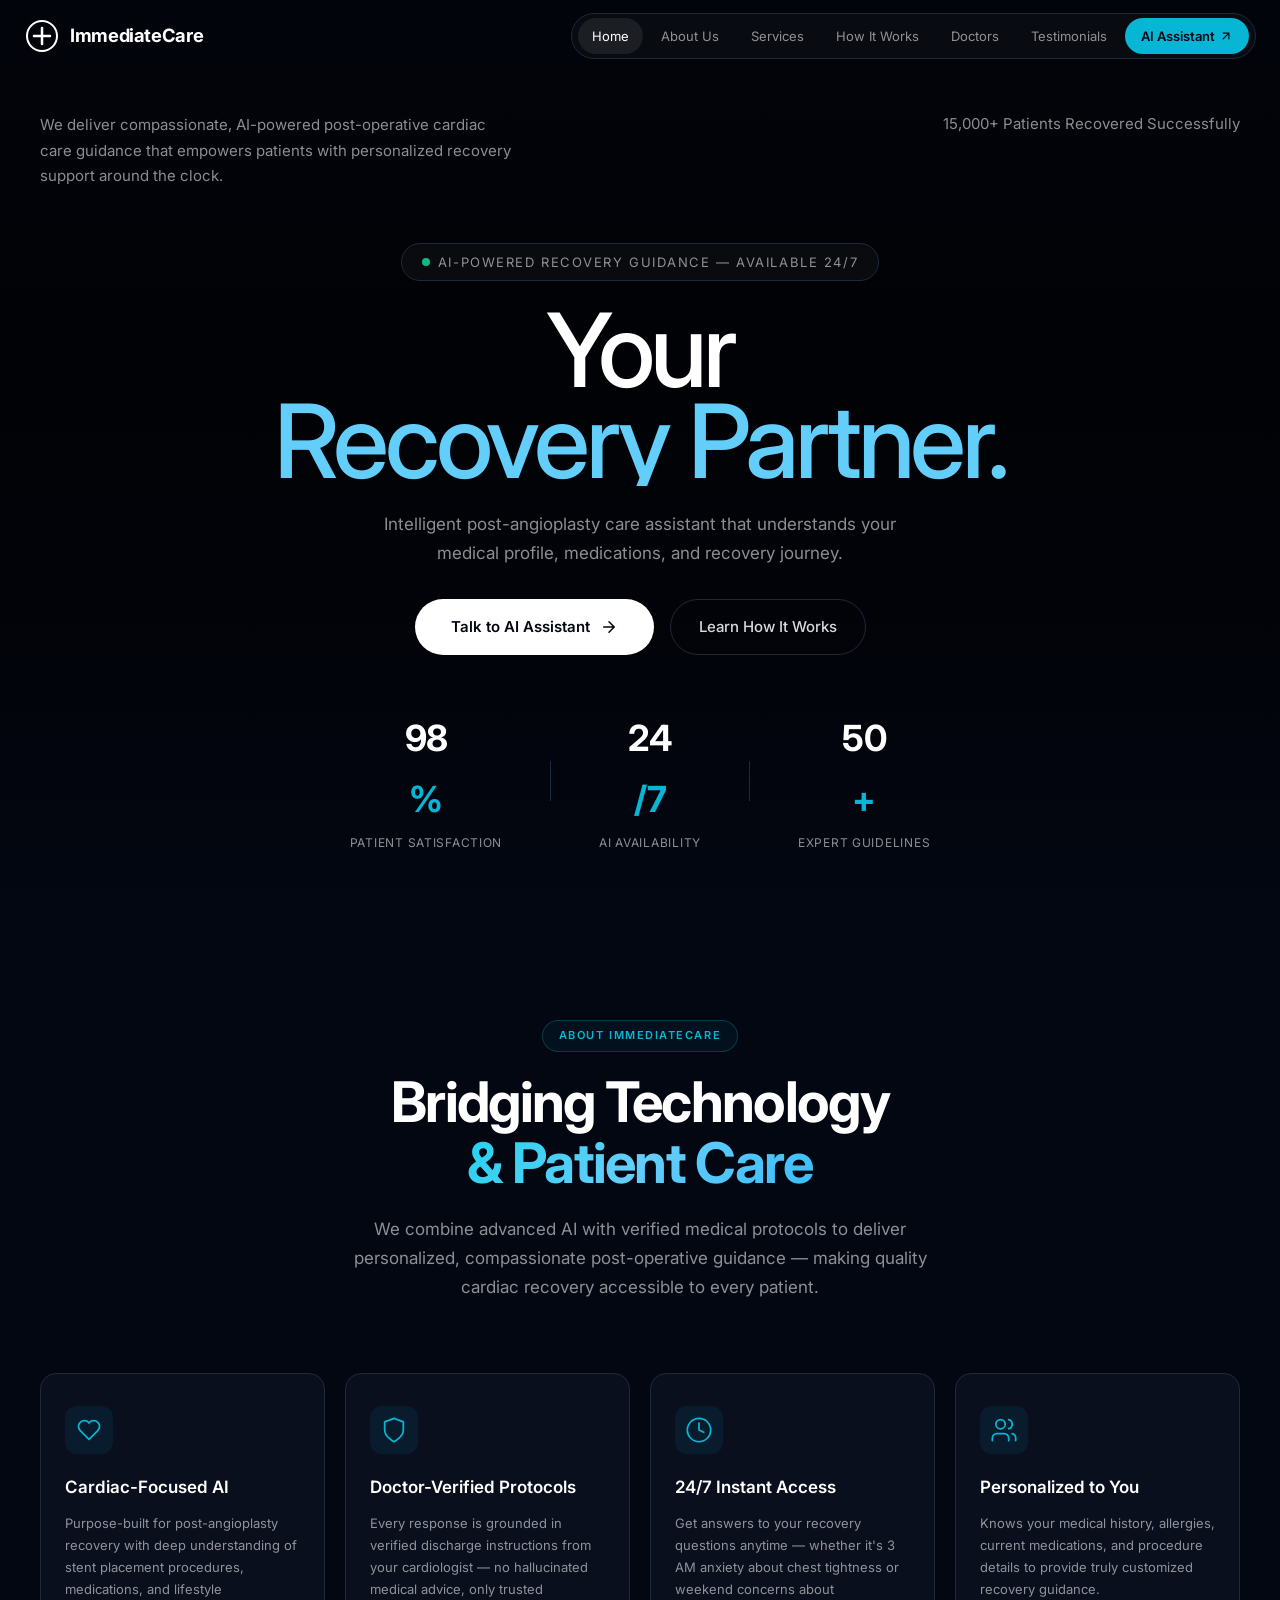
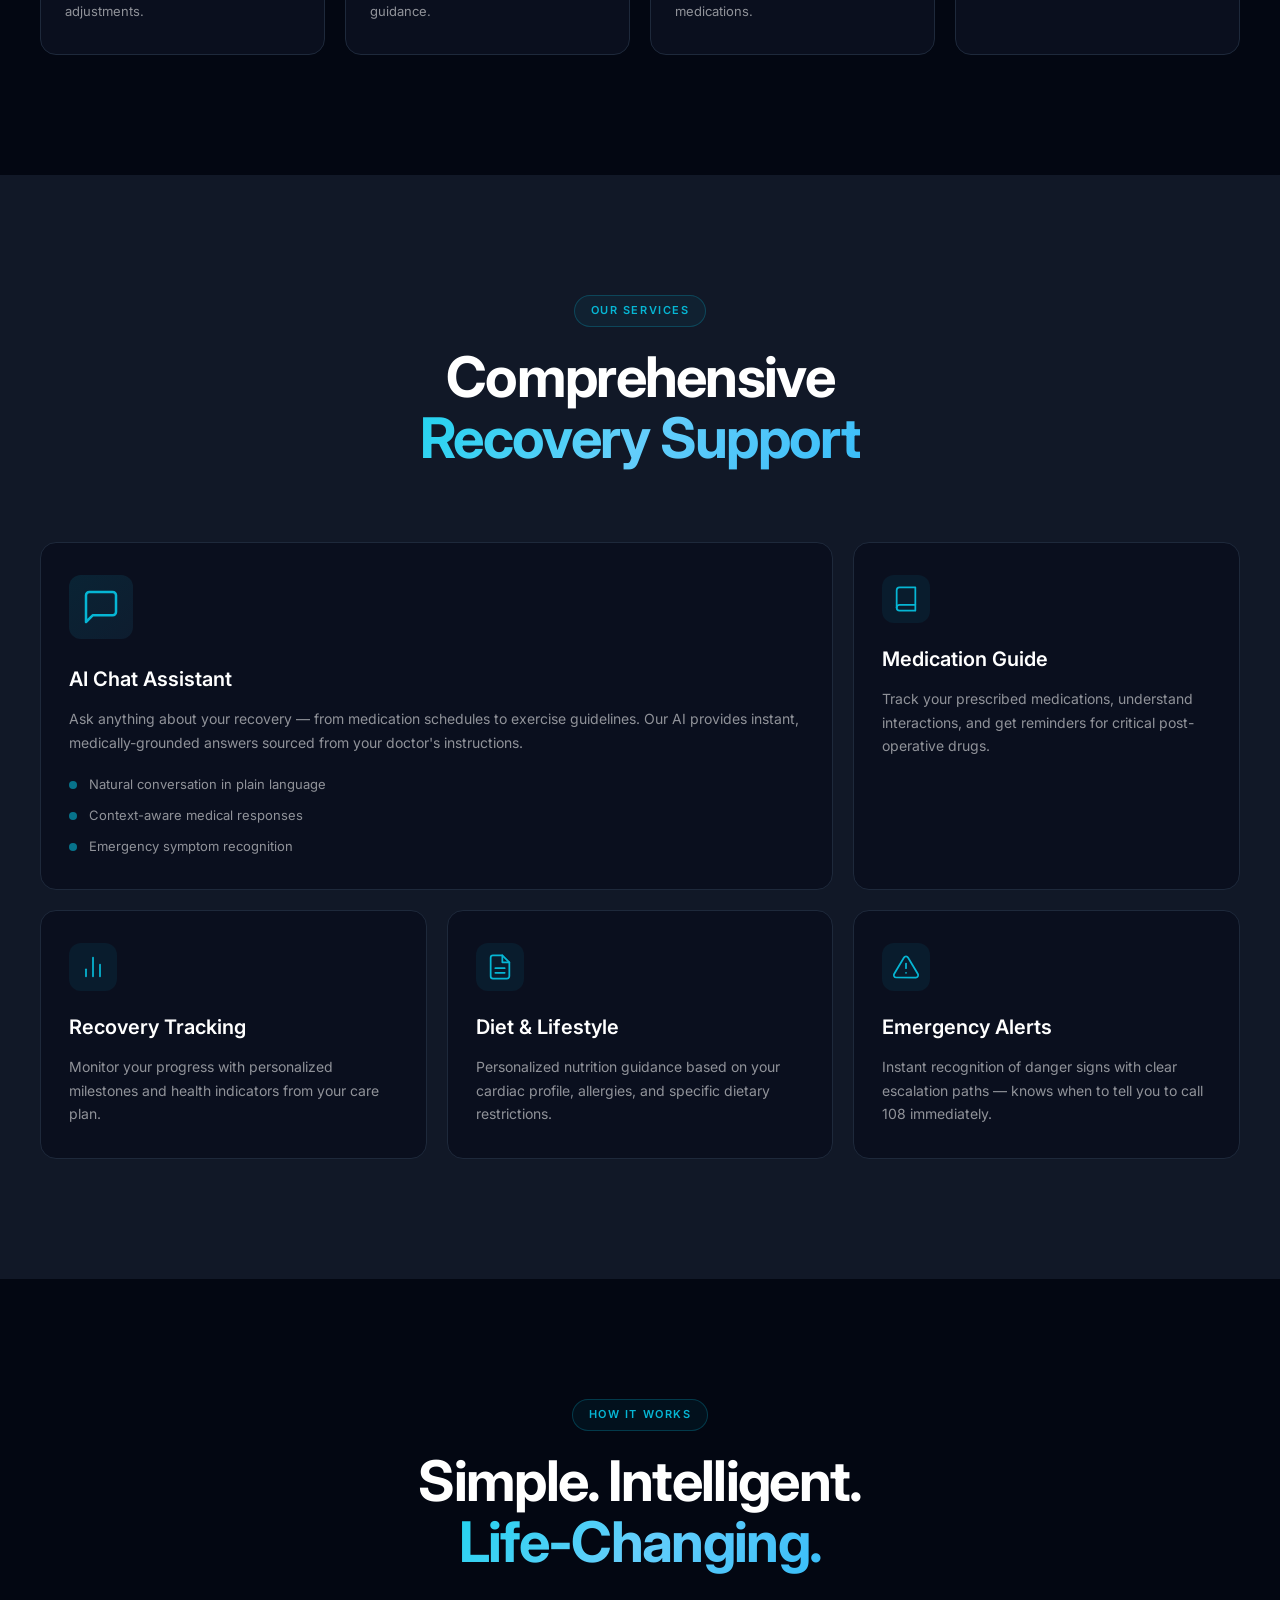
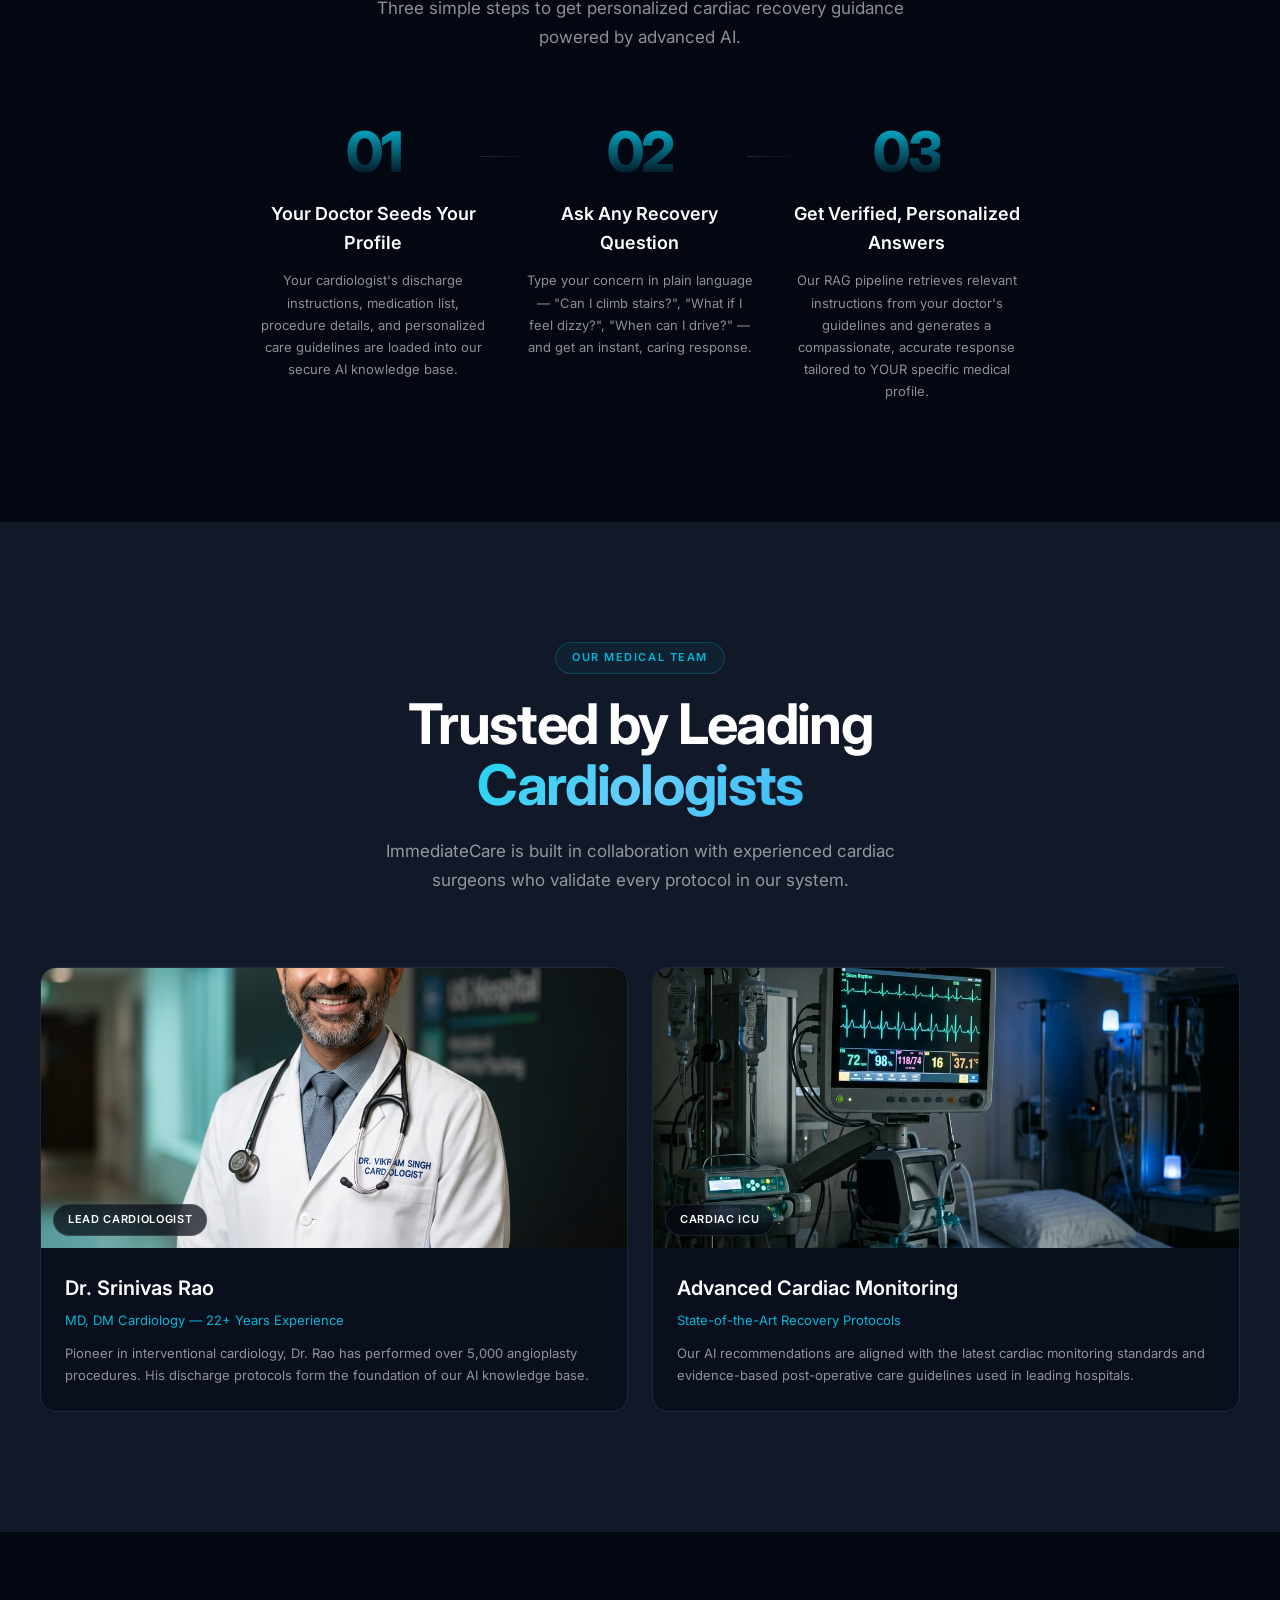
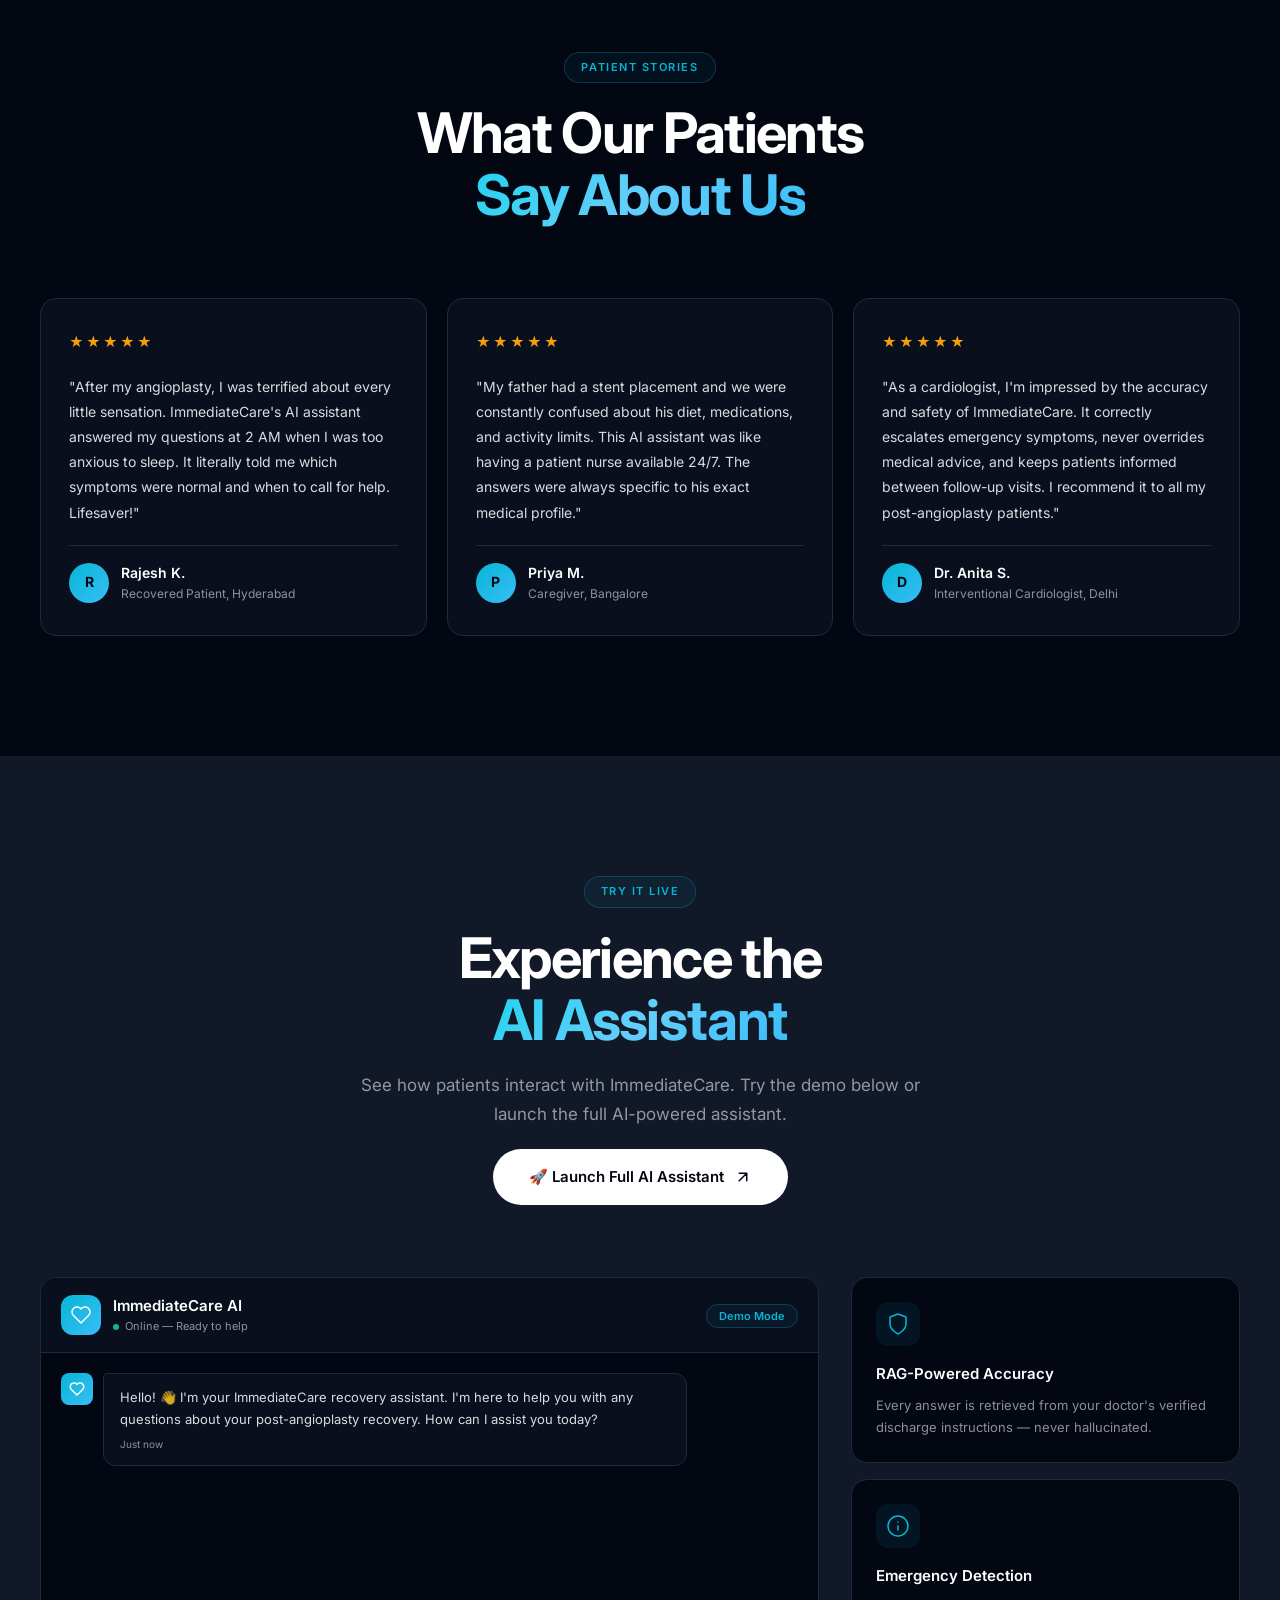
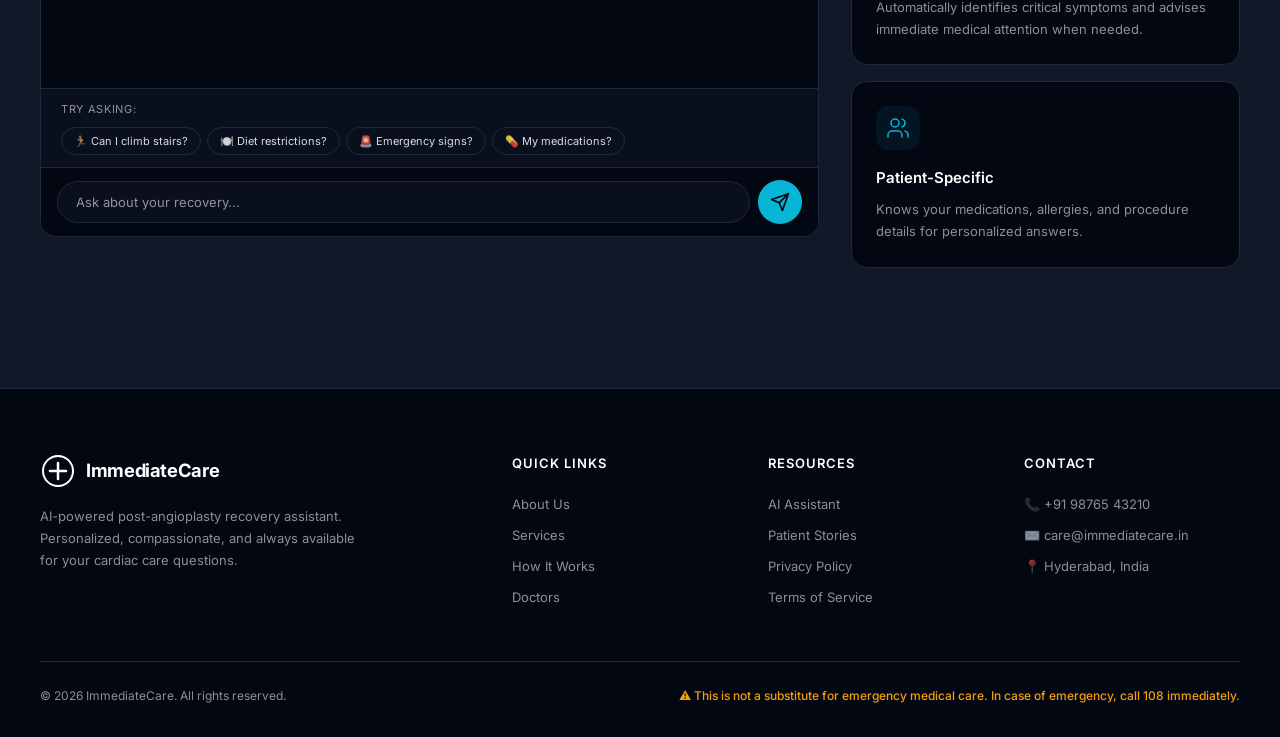
<file: website/index.html>
<!DOCTYPE html>
<html lang="en">
<head>
    <meta charset="UTF-8">
    <meta name="viewport" content="width=device-width, initial-scale=1.0">
    <title>ImmediateCare — AI-Powered Post-Operative Recovery Assistant</title>
    <meta name="description" content="ImmediateCare provides intelligent, personalized post-angioplasty recovery guidance powered by AI. Get instant answers to your cardiac care questions 24/7.">
    <link rel="preconnect" href="https://fonts.googleapis.com">
    <link rel="preconnect" href="https://fonts.gstatic.com" crossorigin>
    <link href="https://fonts.googleapis.com/css2?family=Inter:wght@300;400;500;600;700;800;900&display=swap" rel="stylesheet">
    <link rel="stylesheet" href="styles.css">
</head>
<body>
    <!-- ═══════════════════════════════════════════════════════════════════════
         NAVIGATION
         ═══════════════════════════════════════════════════════════════════════ -->
    <nav id="main-nav" class="nav">
        <div class="nav-container">
            <!-- Logo -->
            <a href="#hero" class="nav-logo" id="nav-logo">
                <div class="logo-icon">
                    <svg width="32" height="32" viewBox="0 0 32 32" fill="none">
                        <circle cx="16" cy="16" r="15" stroke="white" stroke-width="2"/>
                        <path d="M16 8 L16 24 M8 16 L24 16" stroke="white" stroke-width="2.5" stroke-linecap="round"/>
                    </svg>
                </div>
                <span class="logo-text">ImmediateCare</span>
            </a>

            <!-- Desktop Navigation -->
            <div class="nav-links" id="nav-links">
                <div class="nav-pill">
                    <a href="#hero" class="nav-link active" data-section="hero">Home</a>
                    <a href="#about" class="nav-link" data-section="about">About Us</a>
                    <a href="#services" class="nav-link" data-section="services">Services</a>
                    <a href="#how-it-works" class="nav-link" data-section="how-it-works">How It Works</a>
                    <a href="#doctors" class="nav-link" data-section="doctors">Doctors</a>
                    <a href="#testimonials" class="nav-link" data-section="testimonials">Testimonials</a>
                    <a href="http://127.0.0.1:5000" target="_blank" class="nav-link nav-link-cta" data-section="ai-assistant">
                        AI Assistant
                        <svg width="14" height="14" viewBox="0 0 24 24" fill="none" stroke="currentColor" stroke-width="2" stroke-linecap="round" stroke-linejoin="round">
                            <path d="M7 17L17 7M17 7H7M17 7V17"/>
                        </svg>
                    </a>
                </div>
            </div>

            <!-- Mobile Hamburger -->
            <button class="hamburger" id="hamburger" aria-label="Toggle menu">
                <span></span>
                <span></span>
                <span></span>
            </button>
        </div>

        <!-- Mobile Menu -->
        <div class="mobile-menu" id="mobile-menu">
            <a href="#hero" class="mobile-link" data-section="hero">Home</a>
            <a href="#about" class="mobile-link" data-section="about">About Us</a>
            <a href="#services" class="mobile-link" data-section="services">Services</a>
            <a href="#how-it-works" class="mobile-link" data-section="how-it-works">How It Works</a>
            <a href="#doctors" class="mobile-link" data-section="doctors">Doctors</a>
            <a href="#testimonials" class="mobile-link" data-section="testimonials">Testimonials</a>
            <a href="http://127.0.0.1:5000" target="_blank" class="mobile-link">AI Assistant</a>
        </div>
    </nav>

    <!-- ═══════════════════════════════════════════════════════════════════════
         HERO SECTION
         ═══════════════════════════════════════════════════════════════════════ -->
    <section id="hero" class="hero-section">
        <!-- Video Background -->
        <video class="hero-video" autoplay loop muted playsinline>
            <source src="https://d8j0ntlcm91z4.cloudfront.net/user_38xzZboKViGWJOttwIXH07lWA1P/hf_20260328_105406_16f4600d-7a92-4292-b96e-b19156c7830a.mp4" type="video/mp4">
        </video>
        <div class="hero-overlay"></div>

        <!-- Hero Content -->
        <div class="hero-content">
            <!-- Top Info Bar -->
            <div class="hero-top-bar">
                <p class="hero-tagline">We deliver compassionate, AI-powered post-operative cardiac care guidance that empowers patients with personalized recovery support around the clock.</p>
                <p class="hero-stat">15,000+ Patients Recovered Successfully</p>
            </div>

            <!-- Center Content -->
            <div class="hero-center">
                <p class="hero-badge">
                    <span class="badge-dot"></span>
                    AI-Powered Recovery Guidance — Available 24/7
                </p>
                <h1 class="hero-heading">
                    <span class="hero-line-1">Your</span>
                    <span class="hero-line-2 shiny-text" id="shiny-heading">Recovery Partner.</span>
                </h1>
                <p class="hero-sub">Intelligent post-angioplasty care assistant that understands your medical profile, medications, and recovery journey.</p>
                <div class="hero-buttons">
                    <a href="http://127.0.0.1:5000" target="_blank" class="btn-primary" id="hero-cta">
                        <span>Talk to AI Assistant</span>
                        <svg width="18" height="18" viewBox="0 0 24 24" fill="none" stroke="currentColor" stroke-width="2" stroke-linecap="round" stroke-linejoin="round" class="btn-arrow">
                            <path d="M5 12h14M12 5l7 7-7 7"/>
                        </svg>
                    </a>
                    <a href="#how-it-works" class="btn-secondary" id="hero-learn-more">
                        <span>Learn How It Works</span>
                    </a>
                </div>
            </div>

            <!-- Bottom Stats -->
            <div class="hero-bottom-stats">
                <div class="stat-item">
                    <span class="stat-number" data-target="98">0</span><span class="stat-suffix">%</span>
                    <span class="stat-label">Patient Satisfaction</span>
                </div>
                <div class="stat-divider"></div>
                <div class="stat-item">
                    <span class="stat-number" data-target="24">0</span><span class="stat-suffix">/7</span>
                    <span class="stat-label">AI Availability</span>
                </div>
                <div class="stat-divider"></div>
                <div class="stat-item">
                    <span class="stat-number" data-target="50">0</span><span class="stat-suffix">+</span>
                    <span class="stat-label">Expert Guidelines</span>
                </div>
            </div>
        </div>
    </section>

    <!-- ═══════════════════════════════════════════════════════════════════════
         ABOUT SECTION
         ═══════════════════════════════════════════════════════════════════════ -->
    <section id="about" class="section about-section">
        <div class="container">
            <div class="section-header">
                <span class="section-tag">About ImmediateCare</span>
                <h2 class="section-title">Bridging Technology<br><span class="gradient-text">& Patient Care</span></h2>
                <p class="section-desc">We combine advanced AI with verified medical protocols to deliver personalized, compassionate post-operative guidance — making quality cardiac recovery accessible to every patient.</p>
            </div>
            <div class="about-grid">
                <div class="about-card" id="about-card-1">
                    <div class="about-card-icon">
                        <svg width="28" height="28" viewBox="0 0 24 24" fill="none" stroke="currentColor" stroke-width="1.5" stroke-linecap="round" stroke-linejoin="round">
                            <path d="M19.5 12.572l-7.5 7.428-7.5-7.428a5 5 0 1 1 7.5-6.566 5 5 0 1 1 7.5 6.566z"/>
                        </svg>
                    </div>
                    <h3>Cardiac-Focused AI</h3>
                    <p>Purpose-built for post-angioplasty recovery with deep understanding of stent placement procedures, medications, and lifestyle adjustments.</p>
                </div>
                <div class="about-card" id="about-card-2">
                    <div class="about-card-icon">
                        <svg width="28" height="28" viewBox="0 0 24 24" fill="none" stroke="currentColor" stroke-width="1.5" stroke-linecap="round" stroke-linejoin="round">
                            <path d="M12 22s8-4 8-10V5l-8-3-8 3v7c0 6 8 10 8 10z"/>
                        </svg>
                    </div>
                    <h3>Doctor-Verified Protocols</h3>
                    <p>Every response is grounded in verified discharge instructions from your cardiologist — no hallucinated medical advice, only trusted guidance.</p>
                </div>
                <div class="about-card" id="about-card-3">
                    <div class="about-card-icon">
                        <svg width="28" height="28" viewBox="0 0 24 24" fill="none" stroke="currentColor" stroke-width="1.5" stroke-linecap="round" stroke-linejoin="round">
                            <circle cx="12" cy="12" r="10"/><path d="M12 6v6l4 2"/>
                        </svg>
                    </div>
                    <h3>24/7 Instant Access</h3>
                    <p>Get answers to your recovery questions anytime — whether it's 3 AM anxiety about chest tightness or weekend concerns about medications.</p>
                </div>
                <div class="about-card" id="about-card-4">
                    <div class="about-card-icon">
                        <svg width="28" height="28" viewBox="0 0 24 24" fill="none" stroke="currentColor" stroke-width="1.5" stroke-linecap="round" stroke-linejoin="round">
                            <path d="M16 21v-2a4 4 0 0 0-4-4H6a4 4 0 0 0-4 4v2"/><circle cx="9" cy="7" r="4"/><path d="M22 21v-2a4 4 0 0 0-3-3.87"/><path d="M16 3.13a4 4 0 0 1 0 7.75"/>
                        </svg>
                    </div>
                    <h3>Personalized to You</h3>
                    <p>Knows your medical history, allergies, current medications, and procedure details to provide truly customized recovery guidance.</p>
                </div>
            </div>
        </div>
    </section>

    <!-- ═══════════════════════════════════════════════════════════════════════
         SERVICES SECTION
         ═══════════════════════════════════════════════════════════════════════ -->
    <section id="services" class="section services-section">
        <div class="container">
            <div class="section-header">
                <span class="section-tag">Our Services</span>
                <h2 class="section-title">Comprehensive<br><span class="gradient-text">Recovery Support</span></h2>
            </div>
            <div class="services-grid">
                <div class="service-card service-card-large" id="service-1">
                    <div class="service-card-inner">
                        <div class="service-icon-lg">
                            <svg width="40" height="40" viewBox="0 0 24 24" fill="none" stroke="currentColor" stroke-width="1.5">
                                <path d="M21 15a2 2 0 0 1-2 2H7l-4 4V5a2 2 0 0 1 2-2h14a2 2 0 0 1 2 2z" stroke-linecap="round" stroke-linejoin="round"/>
                            </svg>
                        </div>
                        <h3>AI Chat Assistant</h3>
                        <p>Ask anything about your recovery — from medication schedules to exercise guidelines. Our AI provides instant, medically-grounded answers sourced from your doctor's instructions.</p>
                        <ul class="service-features">
                            <li>Natural conversation in plain language</li>
                            <li>Context-aware medical responses</li>
                            <li>Emergency symptom recognition</li>
                        </ul>
                    </div>
                </div>
                <div class="service-card" id="service-2">
                    <div class="service-card-inner">
                        <div class="service-icon">
                            <svg width="28" height="28" viewBox="0 0 24 24" fill="none" stroke="currentColor" stroke-width="1.5" stroke-linecap="round" stroke-linejoin="round">
                                <path d="M4 19.5A2.5 2.5 0 0 1 6.5 17H20"/><path d="M6.5 2H20v20H6.5A2.5 2.5 0 0 1 4 19.5v-15A2.5 2.5 0 0 1 6.5 2z"/>
                            </svg>
                        </div>
                        <h3>Medication Guide</h3>
                        <p>Track your prescribed medications, understand interactions, and get reminders for critical post-operative drugs.</p>
                    </div>
                </div>
                <div class="service-card" id="service-3">
                    <div class="service-card-inner">
                        <div class="service-icon">
                            <svg width="28" height="28" viewBox="0 0 24 24" fill="none" stroke="currentColor" stroke-width="1.5" stroke-linecap="round" stroke-linejoin="round">
                                <path d="M18 20V10"/><path d="M12 20V4"/><path d="M6 20v-6"/>
                            </svg>
                        </div>
                        <h3>Recovery Tracking</h3>
                        <p>Monitor your progress with personalized milestones and health indicators from your care plan.</p>
                    </div>
                </div>
                <div class="service-card" id="service-4">
                    <div class="service-card-inner">
                        <div class="service-icon">
                            <svg width="28" height="28" viewBox="0 0 24 24" fill="none" stroke="currentColor" stroke-width="1.5" stroke-linecap="round" stroke-linejoin="round">
                                <path d="M14 2H6a2 2 0 0 0-2 2v16a2 2 0 0 0 2 2h12a2 2 0 0 0 2-2V8z"/><polyline points="14 2 14 8 20 8"/><line x1="16" y1="13" x2="8" y2="13"/><line x1="16" y1="17" x2="8" y2="17"/>
                            </svg>
                        </div>
                        <h3>Diet & Lifestyle</h3>
                        <p>Personalized nutrition guidance based on your cardiac profile, allergies, and specific dietary restrictions.</p>
                    </div>
                </div>
                <div class="service-card" id="service-5">
                    <div class="service-card-inner">
                        <div class="service-icon">
                            <svg width="28" height="28" viewBox="0 0 24 24" fill="none" stroke="currentColor" stroke-width="1.5" stroke-linecap="round" stroke-linejoin="round">
                                <path d="M10.29 3.86L1.82 18a2 2 0 0 0 1.71 3h16.94a2 2 0 0 0 1.71-3L13.71 3.86a2 2 0 0 0-3.42 0z"/><line x1="12" y1="9" x2="12" y2="13"/><line x1="12" y1="17" x2="12.01" y2="17"/>
                            </svg>
                        </div>
                        <h3>Emergency Alerts</h3>
                        <p>Instant recognition of danger signs with clear escalation paths — knows when to tell you to call 108 immediately.</p>
                    </div>
                </div>
            </div>
        </div>
    </section>

    <!-- ═══════════════════════════════════════════════════════════════════════
         HOW IT WORKS SECTION
         ═══════════════════════════════════════════════════════════════════════ -->
    <section id="how-it-works" class="section how-section">
        <div class="container">
            <div class="section-header">
                <span class="section-tag">How It Works</span>
                <h2 class="section-title">Simple. Intelligent.<br><span class="gradient-text">Life-Changing.</span></h2>
                <p class="section-desc">Three simple steps to get personalized cardiac recovery guidance powered by advanced AI.</p>
            </div>
            <div class="steps-grid">
                <div class="step-card" id="step-1">
                    <div class="step-number">01</div>
                    <div class="step-content">
                        <h3>Your Doctor Seeds Your Profile</h3>
                        <p>Your cardiologist's discharge instructions, medication list, procedure details, and personalized care guidelines are loaded into our secure AI knowledge base.</p>
                    </div>
                    <div class="step-line"></div>
                </div>
                <div class="step-card" id="step-2">
                    <div class="step-number">02</div>
                    <div class="step-content">
                        <h3>Ask Any Recovery Question</h3>
                        <p>Type your concern in plain language — "Can I climb stairs?", "What if I feel dizzy?", "When can I drive?" — and get an instant, caring response.</p>
                    </div>
                    <div class="step-line"></div>
                </div>
                <div class="step-card" id="step-3">
                    <div class="step-number">03</div>
                    <div class="step-content">
                        <h3>Get Verified, Personalized Answers</h3>
                        <p>Our RAG pipeline retrieves relevant instructions from your doctor's guidelines and generates a compassionate, accurate response tailored to YOUR specific medical profile.</p>
                    </div>
                </div>
            </div>
        </div>
    </section>

    <!-- ═══════════════════════════════════════════════════════════════════════
         DOCTORS SECTION
         ═══════════════════════════════════════════════════════════════════════ -->
    <section id="doctors" class="section doctors-section">
        <div class="container">
            <div class="section-header">
                <span class="section-tag">Our Medical Team</span>
                <h2 class="section-title">Trusted by Leading<br><span class="gradient-text">Cardiologists</span></h2>
                <p class="section-desc">ImmediateCare is built in collaboration with experienced cardiac surgeons who validate every protocol in our system.</p>
            </div>
            <div class="doctors-grid">
                <div class="doctor-card" id="doctor-1">
                    <div class="doctor-img-wrap">
                        <img src="assets/doctor.png" alt="Dr. Srinivas Rao - Lead Cardiologist" class="doctor-img" loading="lazy">
                        <div class="doctor-badge">Lead Cardiologist</div>
                    </div>
                    <div class="doctor-info">
                        <h3>Dr. Srinivas Rao</h3>
                        <p class="doctor-title">MD, DM Cardiology — 22+ Years Experience</p>
                        <p class="doctor-desc">Pioneer in interventional cardiology, Dr. Rao has performed over 5,000 angioplasty procedures. His discharge protocols form the foundation of our AI knowledge base.</p>
                    </div>
                </div>
                <div class="doctor-card" id="doctor-2">
                    <div class="doctor-img-wrap">
                        <img src="assets/cardiac.png" alt="Cardiac Care Monitoring" class="doctor-img" loading="lazy">
                        <div class="doctor-badge">Cardiac ICU</div>
                    </div>
                    <div class="doctor-info">
                        <h3>Advanced Cardiac Monitoring</h3>
                        <p class="doctor-title">State-of-the-Art Recovery Protocols</p>
                        <p class="doctor-desc">Our AI recommendations are aligned with the latest cardiac monitoring standards and evidence-based post-operative care guidelines used in leading hospitals.</p>
                    </div>
                </div>
            </div>
        </div>
    </section>

    <!-- ═══════════════════════════════════════════════════════════════════════
         TESTIMONIALS SECTION
         ═══════════════════════════════════════════════════════════════════════ -->
    <section id="testimonials" class="section testimonials-section">
        <div class="container">
            <div class="section-header">
                <span class="section-tag">Patient Stories</span>
                <h2 class="section-title">What Our Patients<br><span class="gradient-text">Say About Us</span></h2>
            </div>
            <div class="testimonials-grid">
                <div class="testimonial-card" id="testimonial-1">
                    <div class="testimonial-stars">★★★★★</div>
                    <p class="testimonial-text">"After my angioplasty, I was terrified about every little sensation. ImmediateCare's AI assistant answered my questions at 2 AM when I was too anxious to sleep. It literally told me which symptoms were normal and when to call for help. Lifesaver!"</p>
                    <div class="testimonial-author">
                        <div class="author-avatar">R</div>
                        <div>
                            <span class="author-name">Rajesh K.</span>
                            <span class="author-role">Recovered Patient, Hyderabad</span>
                        </div>
                    </div>
                </div>
                <div class="testimonial-card" id="testimonial-2">
                    <div class="testimonial-stars">★★★★★</div>
                    <p class="testimonial-text">"My father had a stent placement and we were constantly confused about his diet, medications, and activity limits. This AI assistant was like having a patient nurse available 24/7. The answers were always specific to his exact medical profile."</p>
                    <div class="testimonial-author">
                        <div class="author-avatar">P</div>
                        <div>
                            <span class="author-name">Priya M.</span>
                            <span class="author-role">Caregiver, Bangalore</span>
                        </div>
                    </div>
                </div>
                <div class="testimonial-card" id="testimonial-3">
                    <div class="testimonial-stars">★★★★★</div>
                    <p class="testimonial-text">"As a cardiologist, I'm impressed by the accuracy and safety of ImmediateCare. It correctly escalates emergency symptoms, never overrides medical advice, and keeps patients informed between follow-up visits. I recommend it to all my post-angioplasty patients."</p>
                    <div class="testimonial-author">
                        <div class="author-avatar">D</div>
                        <div>
                            <span class="author-name">Dr. Anita S.</span>
                            <span class="author-role">Interventional Cardiologist, Delhi</span>
                        </div>
                    </div>
                </div>
            </div>
        </div>
    </section>

    <!-- ═══════════════════════════════════════════════════════════════════════
         AI ASSISTANT DEMO SECTION
         ═══════════════════════════════════════════════════════════════════════ -->
    <section id="ai-assistant" class="section ai-section">
        <div class="container">
            <div class="section-header">
                <span class="section-tag">Try It Live</span>
                <h2 class="section-title">Experience the<br><span class="gradient-text">AI Assistant</span></h2>
                <p class="section-desc">See how patients interact with ImmediateCare. Try the demo below or launch the full AI-powered assistant.</p>
                <a href="http://127.0.0.1:5000" target="_blank" class="btn-primary" style="margin-top: 20px; display: inline-flex;">
                    <span>🚀 Launch Full AI Assistant</span>
                    <svg width="18" height="18" viewBox="0 0 24 24" fill="none" stroke="currentColor" stroke-width="2" stroke-linecap="round" stroke-linejoin="round" class="btn-arrow">
                        <path d="M7 17L17 7M17 7H7M17 7V17"/>
                    </svg>
                </a>
            </div>
            <div class="ai-demo-wrapper">
                <div class="ai-demo-container" id="ai-demo">
                    <!-- Chat Header -->
                    <div class="chat-header">
                        <div class="chat-header-left">
                            <div class="chat-avatar">
                                <svg width="24" height="24" viewBox="0 0 24 24" fill="none" stroke="currentColor" stroke-width="1.5" stroke-linecap="round" stroke-linejoin="round">
                                    <path d="M19.5 12.572l-7.5 7.428-7.5-7.428a5 5 0 1 1 7.5-6.566 5 5 0 1 1 7.5 6.566z"/>
                                </svg>
                            </div>
                            <div>
                                <h4>ImmediateCare AI</h4>
                                <span class="chat-status">
                                    <span class="status-dot"></span>
                                    Online — Ready to help
                                </span>
                            </div>
                        </div>
                        <div class="chat-header-right">
                            <span class="chat-badge">Demo Mode</span>
                        </div>
                    </div>

                    <!-- Chat Messages -->
                    <div class="chat-messages" id="chat-messages">
                        <div class="chat-message bot-message">
                            <div class="message-avatar">
                                <svg width="18" height="18" viewBox="0 0 24 24" fill="none" stroke="currentColor" stroke-width="2" stroke-linecap="round" stroke-linejoin="round">
                                    <path d="M19.5 12.572l-7.5 7.428-7.5-7.428a5 5 0 1 1 7.5-6.566 5 5 0 1 1 7.5 6.566z"/>
                                </svg>
                            </div>
                            <div class="message-content">
                                <p>Hello! 👋 I'm your ImmediateCare recovery assistant. I'm here to help you with any questions about your post-angioplasty recovery. How can I assist you today?</p>
                                <span class="message-time">Just now</span>
                            </div>
                        </div>
                    </div>

                    <!-- Quick Questions -->
                    <div class="quick-questions" id="quick-questions">
                        <p class="quick-label">Try asking:</p>
                        <div class="quick-btns">
                            <button class="quick-btn" data-question="Can I climb stairs after my angioplasty?">🏃 Can I climb stairs?</button>
                            <button class="quick-btn" data-question="What foods should I avoid after stent placement?">🍽️ Diet restrictions?</button>
                            <button class="quick-btn" data-question="When should I call emergency services?">🚨 Emergency signs?</button>
                            <button class="quick-btn" data-question="What medications do I need to take daily?">💊 My medications?</button>
                        </div>
                    </div>

                    <!-- Chat Input -->
                    <div class="chat-input-wrap">
                        <input type="text" class="chat-input" id="chat-input" placeholder="Ask about your recovery..." autocomplete="off">
                        <button class="chat-send" id="chat-send" aria-label="Send message">
                            <svg width="20" height="20" viewBox="0 0 24 24" fill="none" stroke="currentColor" stroke-width="2" stroke-linecap="round" stroke-linejoin="round">
                                <line x1="22" y1="2" x2="11" y2="13"/><polygon points="22 2 15 22 11 13 2 9 22 2"/>
                            </svg>
                        </button>
                    </div>
                </div>

                <!-- Side Info -->
                <div class="ai-info-panel">
                    <div class="info-card">
                        <div class="info-icon">
                            <svg width="24" height="24" viewBox="0 0 24 24" fill="none" stroke="currentColor" stroke-width="1.5" stroke-linecap="round" stroke-linejoin="round">
                                <path d="M12 22s8-4 8-10V5l-8-3-8 3v7c0 6 8 10 8 10z"/>
                            </svg>
                        </div>
                        <h4>RAG-Powered Accuracy</h4>
                        <p>Every answer is retrieved from your doctor's verified discharge instructions — never hallucinated.</p>
                    </div>
                    <div class="info-card">
                        <div class="info-icon">
                            <svg width="24" height="24" viewBox="0 0 24 24" fill="none" stroke="currentColor" stroke-width="1.5" stroke-linecap="round" stroke-linejoin="round">
                                <circle cx="12" cy="12" r="10"/><path d="M12 16v-4"/><path d="M12 8h.01"/>
                            </svg>
                        </div>
                        <h4>Emergency Detection</h4>
                        <p>Automatically identifies critical symptoms and advises immediate medical attention when needed.</p>
                    </div>
                    <div class="info-card">
                        <div class="info-icon">
                            <svg width="24" height="24" viewBox="0 0 24 24" fill="none" stroke="currentColor" stroke-width="1.5" stroke-linecap="round" stroke-linejoin="round">
                                <path d="M16 21v-2a4 4 0 0 0-4-4H6a4 4 0 0 0-4 4v2"/><circle cx="9" cy="7" r="4"/><path d="M22 21v-2a4 4 0 0 0-3-3.87"/><path d="M16 3.13a4 4 0 0 1 0 7.75"/>
                            </svg>
                        </div>
                        <h4>Patient-Specific</h4>
                        <p>Knows your medications, allergies, and procedure details for personalized answers.</p>
                    </div>
                </div>
            </div>
        </div>
    </section>

    <!-- ═══════════════════════════════════════════════════════════════════════
         FOOTER
         ═══════════════════════════════════════════════════════════════════════ -->
    <footer class="footer" id="footer">
        <div class="container">
            <div class="footer-grid">
                <div class="footer-brand">
                    <a href="#hero" class="nav-logo footer-logo">
                        <div class="logo-icon">
                            <svg width="32" height="32" viewBox="0 0 32 32" fill="none">
                                <circle cx="16" cy="16" r="15" stroke="white" stroke-width="2"/>
                                <path d="M16 8 L16 24 M8 16 L24 16" stroke="white" stroke-width="2.5" stroke-linecap="round"/>
                            </svg>
                        </div>
                        <span class="logo-text">ImmediateCare</span>
                    </a>
                    <p class="footer-desc">AI-powered post-angioplasty recovery assistant. Personalized, compassionate, and always available for your cardiac care questions.</p>
                </div>
                <div class="footer-links-group">
                    <h4>Quick Links</h4>
                    <a href="#about">About Us</a>
                    <a href="#services">Services</a>
                    <a href="#how-it-works">How It Works</a>
                    <a href="#doctors">Doctors</a>
                </div>
                <div class="footer-links-group">
                    <h4>Resources</h4>
                    <a href="http://127.0.0.1:5000" target="_blank">AI Assistant</a>
                    <a href="#testimonials">Patient Stories</a>
                    <a href="#">Privacy Policy</a>
                    <a href="#">Terms of Service</a>
                </div>
                <div class="footer-links-group">
                    <h4>Contact</h4>
                    <p class="footer-contact-item">📞 +91 98765 43210</p>
                    <p class="footer-contact-item">✉️ care@immediatecare.in</p>
                    <p class="footer-contact-item">📍 Hyderabad, India</p>
                </div>
            </div>
            <div class="footer-bottom">
                <p>© 2026 ImmediateCare. All rights reserved.</p>
                <p class="footer-disclaimer">⚠️ This is not a substitute for emergency medical care. In case of emergency, call 108 immediately.</p>
            </div>
        </div>
    </footer>

    <script src="script.js"></script>
</body>
</html>
</file>
<file: website/styles.css>
/* ═══════════════════════════════════════════════════════════════════════════
   ImmediateCare — Premium Medical Website Styles
   ═══════════════════════════════════════════════════════════════════════════ */

/* ── CSS Custom Properties ─────────────────────────────────────────────── */
:root {
    --color-bg: #030712;
    --color-bg-card: #0a0f1e;
    --color-bg-card-hover: #111827;
    --color-surface: #111827;
    --color-border: #1e293b;
    --color-border-hover: #334155;

    --color-primary: #06b6d4;       /* Cyan-500 */
    --color-primary-light: #22d3ee; /* Cyan-400 */
    --color-primary-dark: #0891b2;  /* Cyan-600 */
    --color-primary-glow: rgba(6, 182, 212, 0.15);

    --color-accent: #64CEFB;
    --color-accent-2: #38bdf8;

    --color-text: rgba(255, 255, 255, 0.85);
    --color-text-muted: rgba(255, 255, 255, 0.55);
    --color-text-heading: #ffffff;

    --color-success: #10b981;
    --color-warning: #f59e0b;
    --color-danger: #ef4444;

    --font-family: 'Inter', -apple-system, BlinkMacSystemFont, 'Segoe UI', sans-serif;

    --radius-sm: 8px;
    --radius-md: 12px;
    --radius-lg: 16px;
    --radius-xl: 24px;
    --radius-full: 9999px;

    --shadow-sm: 0 1px 2px rgba(0,0,0,0.3);
    --shadow-md: 0 4px 12px rgba(0,0,0,0.4);
    --shadow-lg: 0 8px 32px rgba(0,0,0,0.5);
    --shadow-glow: 0 0 40px rgba(6, 182, 212, 0.1);

    --transition-fast: 150ms cubic-bezier(0.4, 0, 0.2, 1);
    --transition-base: 250ms cubic-bezier(0.4, 0, 0.2, 1);
    --transition-slow: 400ms cubic-bezier(0.4, 0, 0.2, 1);

    --container-max: 1280px;
    --nav-height: 72px;
}

/* ── Reset & Base ──────────────────────────────────────────────────────── */
*,
*::before,
*::after {
    margin: 0;
    padding: 0;
    box-sizing: border-box;
}

html {
    font-size: 16px;
    scroll-behavior: smooth;
    -webkit-font-smoothing: antialiased;
    -moz-osx-font-smoothing: grayscale;
}

body {
    font-family: var(--font-family);
    background-color: var(--color-bg);
    color: var(--color-text);
    line-height: 1.6;
    overflow-x: hidden;
}

a {
    color: inherit;
    text-decoration: none;
}

ul, ol {
    list-style: none;
}

img, video {
    max-width: 100%;
    display: block;
}

button {
    font-family: inherit;
    cursor: pointer;
    border: none;
    background: none;
}

input {
    font-family: inherit;
}

/* ── Utility ───────────────────────────────────────────────────────────── */
.container {
    max-width: var(--container-max);
    margin: 0 auto;
    padding: 0 24px;
}

@media (min-width: 768px) {
    .container { padding: 0 40px; }
}

.gradient-text {
    background: linear-gradient(135deg, var(--color-primary-light), var(--color-accent), var(--color-accent-2));
    -webkit-background-clip: text;
    background-clip: text;
    -webkit-text-fill-color: transparent;
}

/* ── Scroll-reveal animation class ─────────────────────────────────────── */
.reveal {
    opacity: 0;
    transform: translateY(40px);
    transition: opacity 0.7s cubic-bezier(0.16, 1, 0.3, 1),
                transform 0.7s cubic-bezier(0.16, 1, 0.3, 1);
}
.reveal.visible {
    opacity: 1;
    transform: translateY(0);
}

/* ═══════════════════════════════════════════════════════════════════════════
   NAVIGATION
   ═══════════════════════════════════════════════════════════════════════════ */
.nav {
    position: fixed;
    top: 0;
    left: 0;
    right: 0;
    z-index: 1000;
    padding: 0 24px;
    transition: background var(--transition-base), backdrop-filter var(--transition-base), box-shadow var(--transition-base);
}

.nav.scrolled {
    background: rgba(3, 7, 18, 0.85);
    backdrop-filter: blur(20px) saturate(180%);
    -webkit-backdrop-filter: blur(20px) saturate(180%);
    box-shadow: 0 1px 0 rgba(255,255,255,0.05);
}

.nav-container {
    max-width: var(--container-max);
    margin: 0 auto;
    height: var(--nav-height);
    display: flex;
    align-items: center;
    justify-content: space-between;
}

/* Logo */
.nav-logo {
    display: flex;
    align-items: center;
    gap: 10px;
    z-index: 1001;
}

.logo-icon {
    width: 36px;
    height: 36px;
    display: flex;
    align-items: center;
    justify-content: center;
}

.logo-text {
    font-size: 1.15rem;
    font-weight: 700;
    color: var(--color-text-heading);
    letter-spacing: -0.02em;
}

/* Desktop Nav Links */
.nav-links {
    display: none;
}

@media (min-width: 1024px) {
    .nav-links {
        display: flex;
    }
}

.nav-pill {
    display: flex;
    align-items: center;
    gap: 4px;
    border: 1px solid var(--color-border);
    border-radius: var(--radius-full);
    padding: 4px 6px;
    background: rgba(255, 255, 255, 0.03);
}

.nav-link {
    font-size: 0.8125rem;
    color: var(--color-text-muted);
    padding: 8px 14px;
    border-radius: var(--radius-full);
    transition: color var(--transition-fast), background var(--transition-fast);
    white-space: nowrap;
}

.nav-link:hover,
.nav-link.active {
    color: var(--color-text-heading);
}

.nav-link.active {
    background: rgba(255, 255, 255, 0.08);
}

.nav-link-cta {
    display: flex;
    align-items: center;
    gap: 4px;
    background: var(--color-primary);
    color: var(--color-bg) !important;
    font-weight: 600;
    padding: 8px 16px;
}

.nav-link-cta:hover {
    background: var(--color-primary-light);
    color: var(--color-bg) !important;
}

.nav-link-cta svg {
    transition: transform var(--transition-fast);
}

.nav-link-cta:hover svg {
    transform: translate(2px, -2px);
}

/* Hamburger */
.hamburger {
    display: flex;
    flex-direction: column;
    gap: 5px;
    padding: 8px;
    z-index: 1001;
}

@media (min-width: 1024px) {
    .hamburger { display: none; }
}

.hamburger span {
    width: 22px;
    height: 2px;
    background: var(--color-text-heading);
    border-radius: 2px;
    transition: transform var(--transition-base), opacity var(--transition-base);
}

.hamburger.open span:nth-child(1) {
    transform: translateY(7px) rotate(45deg);
}
.hamburger.open span:nth-child(2) {
    opacity: 0;
}
.hamburger.open span:nth-child(3) {
    transform: translateY(-7px) rotate(-45deg);
}

/* Mobile Menu */
.mobile-menu {
    position: fixed;
    top: 0;
    left: 0;
    right: 0;
    bottom: 0;
    background: rgba(3, 7, 18, 0.97);
    backdrop-filter: blur(24px);
    -webkit-backdrop-filter: blur(24px);
    display: flex;
    flex-direction: column;
    justify-content: center;
    align-items: center;
    gap: 8px;
    z-index: 999;
    opacity: 0;
    pointer-events: none;
    transition: opacity var(--transition-base);
}

.mobile-menu.open {
    opacity: 1;
    pointer-events: all;
}

.mobile-link {
    font-size: 1.5rem;
    font-weight: 500;
    color: var(--color-text-muted);
    padding: 12px 24px;
    transition: color var(--transition-fast);
}

.mobile-link:hover {
    color: var(--color-text-heading);
}

/* ═══════════════════════════════════════════════════════════════════════════
   HERO SECTION
   ═══════════════════════════════════════════════════════════════════════════ */
.hero-section {
    position: relative;
    min-height: 100vh;
    display: flex;
    align-items: center;
    justify-content: center;
    background: #000;
    overflow: hidden;
}

.hero-video {
    position: absolute;
    inset: 0;
    width: 100%;
    height: 100%;
    object-fit: cover;
    opacity: 0.35;
}

.hero-overlay {
    position: absolute;
    inset: 0;
    background: linear-gradient(
        180deg,
        rgba(3, 7, 18, 0.6) 0%,
        rgba(3, 7, 18, 0.3) 40%,
        rgba(3, 7, 18, 0.5) 70%,
        rgba(3, 7, 18, 0.95) 100%
    );
    z-index: 1;
}

.hero-content {
    position: relative;
    z-index: 10;
    width: 100%;
    max-width: var(--container-max);
    margin: 0 auto;
    padding: calc(var(--nav-height) + 24px) 24px 40px;
    min-height: 100vh;
    display: flex;
    flex-direction: column;
    justify-content: space-between;
}

@media (min-width: 768px) {
    .hero-content {
        padding: calc(var(--nav-height) + 40px) 40px 48px;
    }
}

/* Hero Top Bar */
.hero-top-bar {
    display: flex;
    flex-direction: column;
    gap: 16px;
    padding-bottom: 24px;
}

@media (min-width: 1024px) {
    .hero-top-bar {
        flex-direction: row;
        justify-content: space-between;
        align-items: flex-start;
    }
}

.hero-tagline {
    font-size: 0.8125rem;
    color: var(--color-text-muted);
    max-width: 480px;
    line-height: 1.7;
}

@media (min-width: 768px) {
    .hero-tagline { font-size: 0.9375rem; }
}

.hero-stat {
    font-size: 0.8125rem;
    color: var(--color-text-muted);
    text-align: left;
}

@media (min-width: 1024px) {
    .hero-stat {
        text-align: right;
        font-size: 0.9375rem;
    }
}

/* Hero Center */
.hero-center {
    display: flex;
    flex-direction: column;
    align-items: center;
    text-align: center;
    flex: 1;
    justify-content: center;
    gap: 24px;
}

.hero-badge {
    display: inline-flex;
    align-items: center;
    gap: 8px;
    font-size: 0.6875rem;
    text-transform: uppercase;
    letter-spacing: 0.12em;
    color: var(--color-text-muted);
    padding: 8px 20px;
    border: 1px solid var(--color-border);
    border-radius: var(--radius-full);
    background: rgba(255,255,255,0.03);
}

@media (min-width: 768px) {
    .hero-badge { font-size: 0.8125rem; }
}

.badge-dot {
    width: 8px;
    height: 8px;
    border-radius: 50%;
    background: var(--color-success);
    animation: pulse-dot 2s ease-in-out infinite;
}

@keyframes pulse-dot {
    0%, 100% { opacity: 1; box-shadow: 0 0 0 0 rgba(16, 185, 129, 0.4); }
    50% { opacity: 0.7; box-shadow: 0 0 0 6px rgba(16, 185, 129, 0); }
}

/* Hero Heading */
.hero-heading {
    font-weight: 500;
    line-height: 0.88;
    letter-spacing: -0.04em;
    font-size: clamp(3rem, 8vw, 9rem);
}

.hero-line-1 {
    display: block;
    color: var(--color-text-heading);
}

.hero-line-2 {
    display: block;
}

/* Shiny Text Effect */
.shiny-text {
    background: linear-gradient(
        100deg,
        var(--color-accent) 0%,
        var(--color-accent) 40%,
        #ffffff 50%,
        var(--color-accent) 60%,
        var(--color-accent) 100%
    );
    background-size: 250% 100%;
    -webkit-background-clip: text;
    background-clip: text;
    -webkit-text-fill-color: transparent;
    animation: shine 3s ease-in-out infinite;
}

@keyframes shine {
    0% { background-position: 100% center; }
    100% { background-position: -100% center; }
}

.hero-sub {
    font-size: 0.9375rem;
    color: var(--color-text-muted);
    max-width: 520px;
    line-height: 1.7;
}

@media (min-width: 768px) {
    .hero-sub { font-size: 1.0625rem; }
}

/* Hero Buttons */
.hero-buttons {
    display: flex;
    flex-direction: column;
    gap: 12px;
    margin-top: 8px;
}

@media (min-width: 480px) {
    .hero-buttons {
        flex-direction: row;
        gap: 16px;
    }
}

.btn-primary {
    display: inline-flex;
    align-items: center;
    justify-content: center;
    gap: 10px;
    background: var(--color-text-heading);
    color: var(--color-bg);
    font-size: 0.9375rem;
    font-weight: 600;
    padding: 14px 28px;
    border-radius: var(--radius-full);
    transition: background var(--transition-fast), transform var(--transition-fast), box-shadow var(--transition-fast);
}

@media (min-width: 768px) {
    .btn-primary {
        padding: 16px 36px;
    }
}

.btn-primary:hover {
    background: #e2e8f0;
    transform: translateY(-1px);
    box-shadow: 0 8px 24px rgba(255, 255, 255, 0.1);
}

.btn-primary .btn-arrow {
    transition: transform var(--transition-fast);
}

.btn-primary:hover .btn-arrow {
    transform: translateX(4px);
}

.btn-secondary {
    display: inline-flex;
    align-items: center;
    justify-content: center;
    gap: 8px;
    background: transparent;
    color: var(--color-text);
    font-size: 0.9375rem;
    font-weight: 500;
    padding: 14px 28px;
    border-radius: var(--radius-full);
    border: 1px solid var(--color-border);
    transition: border-color var(--transition-fast), color var(--transition-fast), background var(--transition-fast);
}

.btn-secondary:hover {
    border-color: var(--color-border-hover);
    color: var(--color-text-heading);
    background: rgba(255, 255, 255, 0.03);
}

/* Hero Bottom Stats */
.hero-bottom-stats {
    display: flex;
    align-items: center;
    justify-content: center;
    gap: 24px;
    padding-top: 24px;
}

@media (min-width: 768px) {
    .hero-bottom-stats { gap: 48px; }
}

.stat-item {
    display: flex;
    flex-direction: column;
    align-items: center;
    gap: 4px;
}

.stat-number {
    font-size: 1.75rem;
    font-weight: 700;
    color: var(--color-text-heading);
    letter-spacing: -0.02em;
}

.stat-suffix {
    font-size: 1.75rem;
    font-weight: 700;
    color: var(--color-primary);
}

@media (min-width: 768px) {
    .stat-number, .stat-suffix { font-size: 2.25rem; }
}

.stat-label {
    font-size: 0.6875rem;
    text-transform: uppercase;
    letter-spacing: 0.06em;
    color: var(--color-text-muted);
}

@media (min-width: 768px) {
    .stat-label { font-size: 0.75rem; }
}

.stat-divider {
    width: 1px;
    height: 40px;
    background: var(--color-border);
}

/* ═══════════════════════════════════════════════════════════════════════════
   SECTION COMMON
   ═══════════════════════════════════════════════════════════════════════════ */
.section {
    padding: 80px 0;
    position: relative;
}

@media (min-width: 768px) {
    .section { padding: 120px 0; }
}

.section-header {
    text-align: center;
    margin-bottom: 56px;
}

@media (min-width: 768px) {
    .section-header { margin-bottom: 72px; }
}

.section-tag {
    display: inline-block;
    font-size: 0.6875rem;
    font-weight: 600;
    text-transform: uppercase;
    letter-spacing: 0.14em;
    color: var(--color-primary);
    padding: 6px 16px;
    border: 1px solid rgba(6, 182, 212, 0.25);
    border-radius: var(--radius-full);
    background: rgba(6, 182, 212, 0.06);
    margin-bottom: 20px;
}

.section-title {
    font-size: clamp(2rem, 5vw, 3.5rem);
    font-weight: 700;
    color: var(--color-text-heading);
    letter-spacing: -0.03em;
    line-height: 1.1;
    margin-bottom: 20px;
}

.section-desc {
    font-size: 0.9375rem;
    color: var(--color-text-muted);
    max-width: 580px;
    margin: 0 auto;
    line-height: 1.7;
}

@media (min-width: 768px) {
    .section-desc { font-size: 1.0625rem; }
}

/* ═══════════════════════════════════════════════════════════════════════════
   ABOUT SECTION
   ═══════════════════════════════════════════════════════════════════════════ */
.about-section {
    background: var(--color-bg);
}

.about-grid {
    display: grid;
    grid-template-columns: 1fr;
    gap: 20px;
}

@media (min-width: 640px) {
    .about-grid { grid-template-columns: repeat(2, 1fr); }
}

@media (min-width: 1024px) {
    .about-grid { grid-template-columns: repeat(4, 1fr); }
}

.about-card {
    background: var(--color-bg-card);
    border: 1px solid var(--color-border);
    border-radius: var(--radius-lg);
    padding: 32px 24px;
    transition: border-color var(--transition-base), transform var(--transition-base), box-shadow var(--transition-base);
}

.about-card:hover {
    border-color: var(--color-primary);
    transform: translateY(-4px);
    box-shadow: var(--shadow-glow);
}

.about-card-icon {
    width: 48px;
    height: 48px;
    display: flex;
    align-items: center;
    justify-content: center;
    background: rgba(6, 182, 212, 0.08);
    border-radius: var(--radius-md);
    color: var(--color-primary);
    margin-bottom: 20px;
}

.about-card h3 {
    font-size: 1.0625rem;
    font-weight: 600;
    color: var(--color-text-heading);
    margin-bottom: 10px;
}

.about-card p {
    font-size: 0.8125rem;
    color: var(--color-text-muted);
    line-height: 1.7;
}

/* ═══════════════════════════════════════════════════════════════════════════
   SERVICES SECTION
   ═══════════════════════════════════════════════════════════════════════════ */
.services-section {
    background: var(--color-surface);
}

.services-grid {
    display: grid;
    grid-template-columns: 1fr;
    gap: 20px;
}

@media (min-width: 768px) {
    .services-grid {
        grid-template-columns: repeat(2, 1fr);
    }
}

@media (min-width: 1024px) {
    .services-grid {
        grid-template-columns: repeat(3, 1fr);
    }
    .service-card-large {
        grid-column: span 2;
    }
}

.service-card {
    border: 1px solid var(--color-border);
    border-radius: var(--radius-lg);
    overflow: hidden;
    transition: border-color var(--transition-base), transform var(--transition-base);
    background: var(--color-bg-card);
}

.service-card:hover {
    border-color: var(--color-border-hover);
    transform: translateY(-2px);
}

.service-card-inner {
    padding: 32px 28px;
}

.service-icon-lg {
    width: 64px;
    height: 64px;
    display: flex;
    align-items: center;
    justify-content: center;
    background: linear-gradient(135deg, rgba(6, 182, 212, 0.12), rgba(56, 189, 248, 0.08));
    border-radius: var(--radius-md);
    color: var(--color-primary);
    margin-bottom: 24px;
}

.service-icon {
    width: 48px;
    height: 48px;
    display: flex;
    align-items: center;
    justify-content: center;
    background: rgba(6, 182, 212, 0.08);
    border-radius: var(--radius-md);
    color: var(--color-primary);
    margin-bottom: 20px;
}

.service-card h3 {
    font-size: 1.25rem;
    font-weight: 600;
    color: var(--color-text-heading);
    margin-bottom: 12px;
}

.service-card p {
    font-size: 0.875rem;
    color: var(--color-text-muted);
    line-height: 1.7;
}

.service-features {
    margin-top: 20px;
    display: flex;
    flex-direction: column;
    gap: 10px;
}

.service-features li {
    font-size: 0.8125rem;
    color: var(--color-text-muted);
    padding-left: 20px;
    position: relative;
}

.service-features li::before {
    content: '';
    position: absolute;
    left: 0;
    top: 7px;
    width: 8px;
    height: 8px;
    border-radius: 50%;
    background: var(--color-primary);
    opacity: 0.6;
}

/* ═══════════════════════════════════════════════════════════════════════════
   HOW IT WORKS SECTION
   ═══════════════════════════════════════════════════════════════════════════ */
.how-section {
    background: var(--color-bg);
}

.steps-grid {
    display: grid;
    grid-template-columns: 1fr;
    gap: 32px;
    max-width: 800px;
    margin: 0 auto;
}

@media (min-width: 768px) {
    .steps-grid {
        grid-template-columns: repeat(3, 1fr);
        gap: 0;
    }
}

.step-card {
    display: flex;
    flex-direction: column;
    align-items: center;
    text-align: center;
    position: relative;
    padding: 0 20px;
}

.step-number {
    font-size: 3.5rem;
    font-weight: 800;
    letter-spacing: -0.04em;
    background: linear-gradient(180deg, var(--color-primary), transparent);
    -webkit-background-clip: text;
    background-clip: text;
    -webkit-text-fill-color: transparent;
    margin-bottom: 20px;
    line-height: 1;
}

.step-content h3 {
    font-size: 1.125rem;
    font-weight: 600;
    color: var(--color-text-heading);
    margin-bottom: 12px;
}

.step-content p {
    font-size: 0.8125rem;
    color: var(--color-text-muted);
    line-height: 1.7;
}

.step-line {
    display: none;
}

@media (min-width: 768px) {
    .step-line {
        display: block;
        position: absolute;
        top: 32px;
        right: -10%;
        width: 20%;
        height: 1px;
        background: linear-gradient(90deg, var(--color-border), transparent);
    }
    .step-card:last-child .step-line {
        display: none;
    }
}

/* ═══════════════════════════════════════════════════════════════════════════
   DOCTORS SECTION
   ═══════════════════════════════════════════════════════════════════════════ */
.doctors-section {
    background: var(--color-surface);
}

.doctors-grid {
    display: grid;
    grid-template-columns: 1fr;
    gap: 24px;
}

@media (min-width: 768px) {
    .doctors-grid {
        grid-template-columns: repeat(2, 1fr);
    }
}

.doctor-card {
    border: 1px solid var(--color-border);
    border-radius: var(--radius-lg);
    overflow: hidden;
    background: var(--color-bg-card);
    transition: border-color var(--transition-base), transform var(--transition-base);
}

.doctor-card:hover {
    border-color: var(--color-border-hover);
    transform: translateY(-4px);
}

.doctor-img-wrap {
    position: relative;
    height: 280px;
    overflow: hidden;
}

.doctor-img {
    width: 100%;
    height: 100%;
    object-fit: cover;
    transition: transform var(--transition-slow);
}

.doctor-card:hover .doctor-img {
    transform: scale(1.05);
}

.doctor-badge {
    position: absolute;
    bottom: 12px;
    left: 12px;
    font-size: 0.6875rem;
    font-weight: 600;
    text-transform: uppercase;
    letter-spacing: 0.06em;
    color: var(--color-text-heading);
    background: rgba(3, 7, 18, 0.7);
    backdrop-filter: blur(8px);
    padding: 6px 14px;
    border-radius: var(--radius-full);
    border: 1px solid rgba(255,255,255,0.1);
}

.doctor-info {
    padding: 24px;
}

.doctor-info h3 {
    font-size: 1.25rem;
    font-weight: 600;
    color: var(--color-text-heading);
    margin-bottom: 6px;
}

.doctor-title {
    font-size: 0.8125rem;
    color: var(--color-primary);
    margin-bottom: 12px;
}

.doctor-desc {
    font-size: 0.8125rem;
    color: var(--color-text-muted);
    line-height: 1.7;
}

/* ═══════════════════════════════════════════════════════════════════════════
   TESTIMONIALS SECTION
   ═══════════════════════════════════════════════════════════════════════════ */
.testimonials-section {
    background: var(--color-bg);
}

.testimonials-grid {
    display: grid;
    grid-template-columns: 1fr;
    gap: 20px;
}

@media (min-width: 768px) {
    .testimonials-grid { grid-template-columns: repeat(2, 1fr); }
}

@media (min-width: 1024px) {
    .testimonials-grid { grid-template-columns: repeat(3, 1fr); }
}

.testimonial-card {
    background: var(--color-bg-card);
    border: 1px solid var(--color-border);
    border-radius: var(--radius-lg);
    padding: 32px 28px;
    display: flex;
    flex-direction: column;
    gap: 20px;
    transition: border-color var(--transition-base), transform var(--transition-base);
}

.testimonial-card:hover {
    border-color: var(--color-border-hover);
    transform: translateY(-2px);
}

.testimonial-stars {
    color: var(--color-warning);
    font-size: 0.875rem;
    letter-spacing: 2px;
}

.testimonial-text {
    font-size: 0.875rem;
    color: var(--color-text);
    line-height: 1.8;
    flex: 1;
}

.testimonial-author {
    display: flex;
    align-items: center;
    gap: 12px;
    padding-top: 16px;
    border-top: 1px solid var(--color-border);
}

.author-avatar {
    width: 40px;
    height: 40px;
    border-radius: 50%;
    background: linear-gradient(135deg, var(--color-primary), var(--color-accent-2));
    display: flex;
    align-items: center;
    justify-content: center;
    font-size: 0.875rem;
    font-weight: 700;
    color: var(--color-bg);
    flex-shrink: 0;
}

.author-name {
    display: block;
    font-size: 0.875rem;
    font-weight: 600;
    color: var(--color-text-heading);
}

.author-role {
    display: block;
    font-size: 0.75rem;
    color: var(--color-text-muted);
}

/* ═══════════════════════════════════════════════════════════════════════════
   AI ASSISTANT DEMO SECTION
   ═══════════════════════════════════════════════════════════════════════════ */
.ai-section {
    background: var(--color-surface);
}

.ai-demo-wrapper {
    display: grid;
    grid-template-columns: 1fr;
    gap: 24px;
}

@media (min-width: 1024px) {
    .ai-demo-wrapper {
        grid-template-columns: 2fr 1fr;
        gap: 32px;
    }
}

.ai-demo-container {
    background: var(--color-bg);
    border: 1px solid var(--color-border);
    border-radius: var(--radius-lg);
    overflow: hidden;
    display: flex;
    flex-direction: column;
    height: 560px;
}

/* Chat Header */
.chat-header {
    display: flex;
    align-items: center;
    justify-content: space-between;
    padding: 16px 20px;
    border-bottom: 1px solid var(--color-border);
    background: var(--color-bg-card);
}

.chat-header-left {
    display: flex;
    align-items: center;
    gap: 12px;
}

.chat-avatar {
    width: 40px;
    height: 40px;
    border-radius: var(--radius-md);
    background: linear-gradient(135deg, var(--color-primary), var(--color-accent-2));
    display: flex;
    align-items: center;
    justify-content: center;
    color: white;
}

.chat-header h4 {
    font-size: 0.9375rem;
    font-weight: 600;
    color: var(--color-text-heading);
}

.chat-status {
    display: flex;
    align-items: center;
    gap: 6px;
    font-size: 0.6875rem;
    color: var(--color-text-muted);
}

.status-dot {
    width: 6px;
    height: 6px;
    border-radius: 50%;
    background: var(--color-success);
    animation: pulse-dot 2s ease-in-out infinite;
}

.chat-badge {
    font-size: 0.6875rem;
    font-weight: 600;
    color: var(--color-primary);
    padding: 4px 12px;
    border: 1px solid rgba(6, 182, 212, 0.25);
    border-radius: var(--radius-full);
    background: rgba(6, 182, 212, 0.06);
}

/* Chat Messages */
.chat-messages {
    flex: 1;
    overflow-y: auto;
    padding: 20px;
    display: flex;
    flex-direction: column;
    gap: 16px;
    scroll-behavior: smooth;
}

.chat-messages::-webkit-scrollbar {
    width: 4px;
}
.chat-messages::-webkit-scrollbar-track {
    background: transparent;
}
.chat-messages::-webkit-scrollbar-thumb {
    background: var(--color-border);
    border-radius: 4px;
}

.chat-message {
    display: flex;
    gap: 10px;
    animation: messageIn 0.4s cubic-bezier(0.16, 1, 0.3, 1);
}

@keyframes messageIn {
    from { opacity: 0; transform: translateY(12px); }
    to { opacity: 1; transform: translateY(0); }
}

.bot-message {
    align-self: flex-start;
    max-width: 85%;
}

.user-message {
    align-self: flex-end;
    flex-direction: row-reverse;
    max-width: 85%;
}

.message-avatar {
    width: 32px;
    height: 32px;
    border-radius: var(--radius-sm);
    display: flex;
    align-items: center;
    justify-content: center;
    flex-shrink: 0;
}

.bot-message .message-avatar {
    background: linear-gradient(135deg, var(--color-primary), var(--color-accent-2));
    color: white;
}

.user-message .message-avatar {
    background: rgba(255,255,255,0.1);
    color: var(--color-text);
}

.message-content {
    padding: 12px 16px;
    border-radius: var(--radius-md);
    font-size: 0.8125rem;
    line-height: 1.7;
}

.bot-message .message-content {
    background: var(--color-bg-card);
    border: 1px solid var(--color-border);
    color: var(--color-text);
    border-top-left-radius: 4px;
}

.user-message .message-content {
    background: var(--color-primary);
    color: var(--color-bg);
    border-top-right-radius: 4px;
}

.message-time {
    display: block;
    font-size: 0.625rem;
    color: var(--color-text-muted);
    margin-top: 6px;
}

.user-message .message-time {
    color: rgba(3, 7, 18, 0.5);
}

/* Typing Indicator */
.typing-indicator {
    display: flex;
    gap: 4px;
    padding: 4px 0;
}

.typing-indicator span {
    width: 6px;
    height: 6px;
    border-radius: 50%;
    background: var(--color-text-muted);
    animation: typingBounce 1.2s ease-in-out infinite;
}

.typing-indicator span:nth-child(2) { animation-delay: 0.15s; }
.typing-indicator span:nth-child(3) { animation-delay: 0.3s; }

@keyframes typingBounce {
    0%, 60%, 100% { transform: translateY(0); opacity: 0.3; }
    30% { transform: translateY(-8px); opacity: 1; }
}

/* Quick Questions */
.quick-questions {
    padding: 12px 20px;
    border-top: 1px solid var(--color-border);
    background: var(--color-bg-card);
}

.quick-label {
    font-size: 0.6875rem;
    color: var(--color-text-muted);
    margin-bottom: 8px;
    text-transform: uppercase;
    letter-spacing: 0.06em;
}

.quick-btns {
    display: flex;
    flex-wrap: wrap;
    gap: 6px;
}

.quick-btn {
    font-size: 0.6875rem;
    color: var(--color-text);
    padding: 6px 12px;
    border: 1px solid var(--color-border);
    border-radius: var(--radius-full);
    background: transparent;
    transition: border-color var(--transition-fast), background var(--transition-fast), color var(--transition-fast);
    white-space: nowrap;
}

.quick-btn:hover {
    border-color: var(--color-primary);
    background: rgba(6, 182, 212, 0.08);
    color: var(--color-primary-light);
}

/* Chat Input */
.chat-input-wrap {
    display: flex;
    align-items: center;
    gap: 8px;
    padding: 12px 16px;
    border-top: 1px solid var(--color-border);
    background: var(--color-bg);
}

.chat-input {
    flex: 1;
    background: var(--color-bg-card);
    border: 1px solid var(--color-border);
    border-radius: var(--radius-full);
    padding: 12px 18px;
    font-size: 0.8125rem;
    color: var(--color-text-heading);
    outline: none;
    transition: border-color var(--transition-fast);
}

.chat-input::placeholder {
    color: var(--color-text-muted);
}

.chat-input:focus {
    border-color: var(--color-primary);
}

.chat-send {
    width: 44px;
    height: 44px;
    border-radius: 50%;
    background: var(--color-primary);
    color: var(--color-bg);
    display: flex;
    align-items: center;
    justify-content: center;
    flex-shrink: 0;
    transition: background var(--transition-fast), transform var(--transition-fast);
}

.chat-send:hover {
    background: var(--color-primary-light);
    transform: scale(1.05);
}

/* AI Info Panel */
.ai-info-panel {
    display: flex;
    flex-direction: column;
    gap: 16px;
}

.info-card {
    background: var(--color-bg);
    border: 1px solid var(--color-border);
    border-radius: var(--radius-lg);
    padding: 24px;
    transition: border-color var(--transition-base);
}

.info-card:hover {
    border-color: var(--color-border-hover);
}

.info-icon {
    width: 44px;
    height: 44px;
    display: flex;
    align-items: center;
    justify-content: center;
    background: rgba(6, 182, 212, 0.08);
    border-radius: var(--radius-md);
    color: var(--color-primary);
    margin-bottom: 16px;
}

.info-card h4 {
    font-size: 0.9375rem;
    font-weight: 600;
    color: var(--color-text-heading);
    margin-bottom: 8px;
}

.info-card p {
    font-size: 0.8125rem;
    color: var(--color-text-muted);
    line-height: 1.7;
}

/* ═══════════════════════════════════════════════════════════════════════════
   FOOTER
   ═══════════════════════════════════════════════════════════════════════════ */
.footer {
    background: var(--color-bg);
    border-top: 1px solid var(--color-border);
    padding: 64px 0 32px;
}

.footer-grid {
    display: grid;
    grid-template-columns: 1fr;
    gap: 40px;
    margin-bottom: 48px;
}

@media (min-width: 640px) {
    .footer-grid { grid-template-columns: repeat(2, 1fr); }
}

@media (min-width: 1024px) {
    .footer-grid { grid-template-columns: 2fr 1fr 1fr 1fr; }
}

.footer-brand .nav-logo {
    margin-bottom: 16px;
}

.footer-desc {
    font-size: 0.8125rem;
    color: var(--color-text-muted);
    line-height: 1.7;
    max-width: 320px;
}

.footer-links-group h4 {
    font-size: 0.8125rem;
    font-weight: 600;
    color: var(--color-text-heading);
    text-transform: uppercase;
    letter-spacing: 0.08em;
    margin-bottom: 16px;
}

.footer-links-group a {
    display: block;
    font-size: 0.8125rem;
    color: var(--color-text-muted);
    padding: 5px 0;
    transition: color var(--transition-fast);
}

.footer-links-group a:hover {
    color: var(--color-text-heading);
}

.footer-contact-item {
    font-size: 0.8125rem;
    color: var(--color-text-muted);
    padding: 5px 0;
}

.footer-bottom {
    display: flex;
    flex-direction: column;
    gap: 8px;
    padding-top: 24px;
    border-top: 1px solid var(--color-border);
    text-align: center;
}

@media (min-width: 768px) {
    .footer-bottom {
        flex-direction: row;
        justify-content: space-between;
        text-align: left;
    }
}

.footer-bottom p {
    font-size: 0.75rem;
    color: var(--color-text-muted);
}

.footer-disclaimer {
    color: var(--color-warning) !important;
    font-weight: 500;
}
</file>
